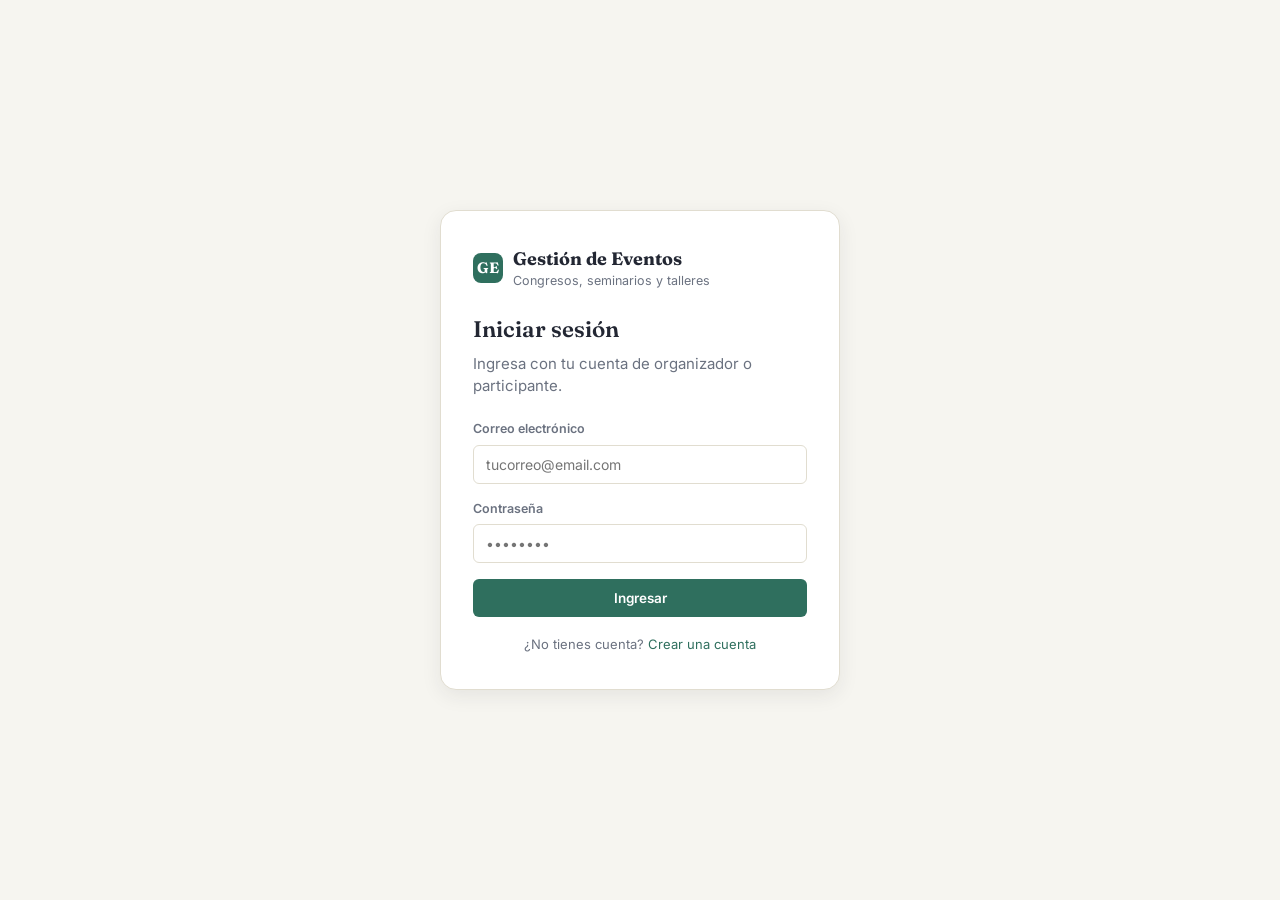
<file: Frontend/index.html>
<!DOCTYPE html>
<html lang="es">
<head>
<meta charset="UTF-8">
<title>Gestión de Eventos</title>
<meta name="viewport" content="width=device-width, initial-scale=1.0">
<link rel="stylesheet" href="css/style.css">
</head>
<body>

<div class="auth-shell">
  <div class="auth-card text-center">
    <div class="auth-brand" style="justify-content:center;">
      <span class="brand-mark">GE</span>
    </div>
    <h2 class="mt-0">Gestión de Eventos</h2>
    <p>Cargando…</p>
  </div>
</div>

<script src="js/api.js"></script>
<script>
  const usuario = Sesion.obtener();
  if (usuario) {
    window.location.href = usuario.rol === "organizador" ? "dashboard.html" : "participante.html";
  } else {
    window.location.href = "login.html";
  }
</script>
</body>
</html>
</file>
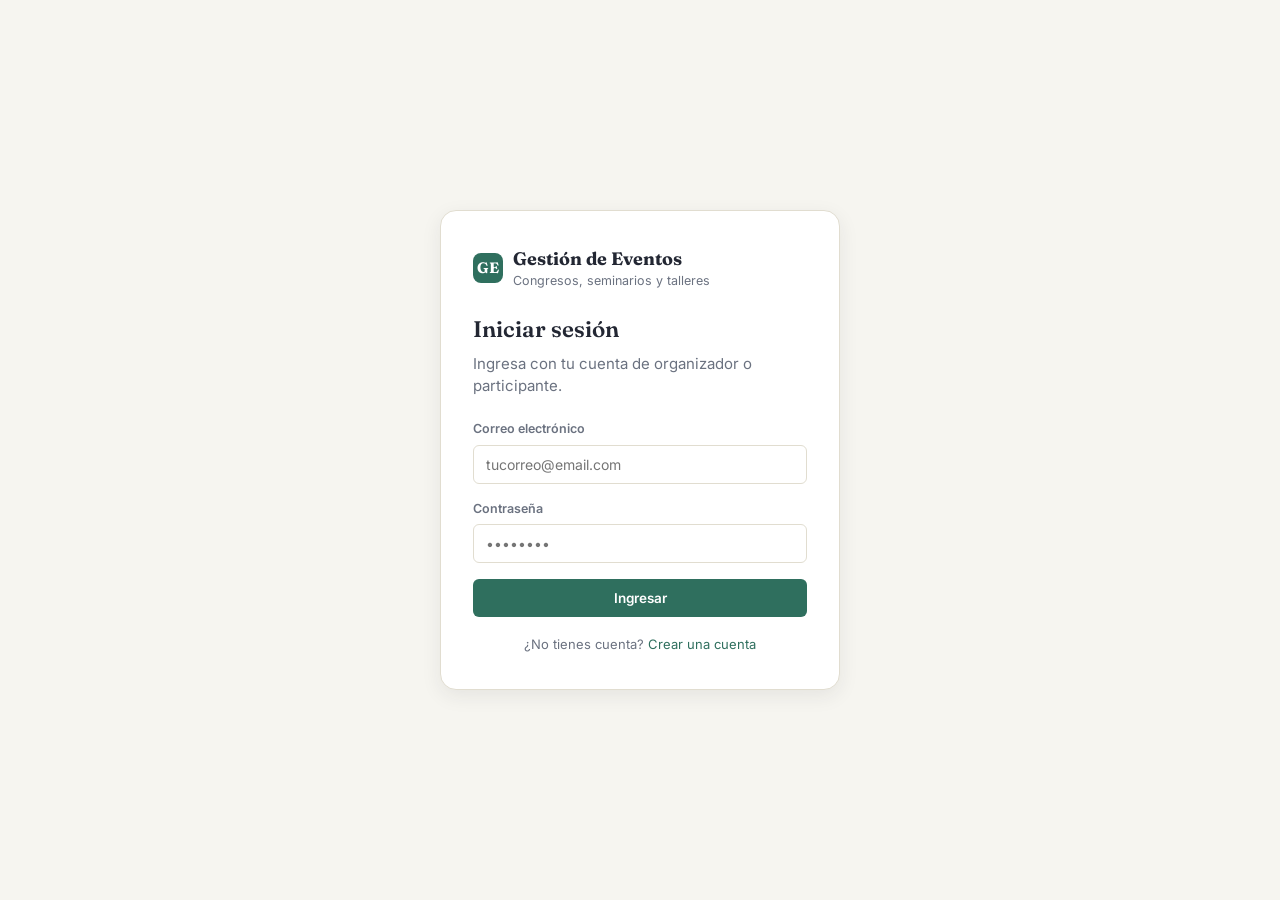
<file: Frontend/conferencistas.html>
<!DOCTYPE html>
<html lang="es">
<head>
<meta charset="UTF-8">
<title>Conferencistas · Gestión de Eventos</title>
<meta name="viewport" content="width=device-width, initial-scale=1.0">
<link rel="stylesheet" href="css/style.css">
</head>
<body>

<nav class="navbar">
  <div class="navbar-inner">
    <div class="brand"><span class="brand-mark">GE</span> Gestión de Eventos</div>
    <div class="nav-links">
      <a href="dashboard.html">Dashboard</a>
      <a href="eventos.html">Eventos</a>
      <a href="conferencistas.html" class="active">Conferencistas</a>
      <a href="inscripcion.html">Inscripciones</a>
    </div>
    <div class="nav-user">
      <span id="nombreUsuario">—</span>
      <button class="btn-logout" onclick="Sesion.cerrar()">Salir</button>
    </div>
  </div>
</nav>

<div class="page">
  <div class="page-header">
    <div>
      <div class="eyebrow">Organización</div>
      <h1>Conferencistas</h1>
      <p>Asocia expositores a un evento específico.</p>
    </div>
    <div class="field" style="min-width:280px; margin-bottom:0;">
      <label for="selectorEvento">Evento</label>
      <select id="selectorEvento"></select>
    </div>
  </div>

  <div class="grid-2">
    <div class="card">
      <div class="card-title">
        <h3 id="tituloFormConferencista">Nuevo conferencista</h3>
        <a href="#" id="cancelarEdicionConferencista" class="hint" style="display:none;">Cancelar edición</a>
      </div>
      <div class="form-error" id="errorConferencista"></div>
      <form id="formConferencista">
        <input type="hidden" id="conferencista_id_editar" value="">
        <div class="field">
          <label for="nombre">Nombre completo</label>
          <input type="text" id="nombre" placeholder="Dra. Elena Ruiz" required>
        </div>
        <div class="field">
          <label for="email">Correo (opcional)</label>
          <input type="email" id="email" placeholder="elena.ruiz@tech.com">
        </div>
        <div class="field">
          <label for="bio">Biografía breve</label>
          <textarea id="bio" placeholder="Experta en IA y Machine Learning"></textarea>
        </div>
        <button type="submit" class="btn btn-primary btn-block" id="btnCrearConferencista">Agregar conferencista</button>
      </form>
    </div>

    <div class="card">
      <div class="card-title">
        <h3>Conferencistas del evento</h3>
        <button class="btn btn-outline btn-sm" onclick="cargarConferencistas()">Actualizar</button>
      </div>
      <table>
        <thead>
          <tr><th>Nombre</th><th>Contacto</th><th>Bio</th><th></th></tr>
        </thead>
        <tbody id="tablaConferencistas">
          <tr><td colspan="4" class="empty-state">Selecciona un evento para ver sus conferencistas.</td></tr>
        </tbody>
      </table>
    </div>
  </div>
</div>

<script src="js/api.js"></script>
<script>
  Sesion.requerirOrganizador();
  pintarUsuarioNavbar();

  const selectorEvento = document.getElementById("selectorEvento");
  const tablaConferencistas = document.getElementById("tablaConferencistas");
  const formConferencista = document.getElementById("formConferencista");
  const errorConferencista = document.getElementById("errorConferencista");
  const btnCrearConferencista = document.getElementById("btnCrearConferencista");
  const tituloFormConferencista = document.getElementById("tituloFormConferencista");
  const cancelarEdicionConfLink = document.getElementById("cancelarEdicionConferencista");
  const conferencistaIdEditar = document.getElementById("conferencista_id_editar");

  const parametros = new URLSearchParams(window.location.search);
  const eventoPreseleccionado = parametros.get("evento_id");

  let conferencistasCache = [];
  let modoEdicionConf = false;

  async function cargarSelectorEventos() {
    try {
      const eventos = await EventosAPI.listar();
      selectorEvento.innerHTML = eventos
        .map((ev) => `<option value="${ev.id}">${escaparHTML(ev.nombre)}</option>`)
        .join("");
      if (eventoPreseleccionado) selectorEvento.value = eventoPreseleccionado;
      if (selectorEvento.value) cargarConferencistas();
    } catch (err) {
      selectorEvento.innerHTML = `<option>Sin eventos disponibles</option>`;
    }
  }

  selectorEvento.addEventListener("change", () => { cancelarEdicionConf(); cargarConferencistas(); });

  formConferencista.addEventListener("submit", async (evento) => {
    evento.preventDefault();
    errorConferencista.classList.remove("visible");

    const evento_id = selectorEvento.value;
    if (!evento_id) {
      errorConferencista.textContent = "Primero selecciona un evento.";
      errorConferencista.classList.add("visible");
      return;
    }

    btnCrearConferencista.disabled = true;
    btnCrearConferencista.textContent = modoEdicionConf ? "Guardando…" : "Agregando…";

    const payload = {
      nombre: document.getElementById("nombre").value.trim(),
      email: document.getElementById("email").value.trim(),
      bio: document.getElementById("bio").value.trim(),
      evento_id,
    };

    try {
      let resultado;
      if (modoEdicionConf) {
        payload.id = parseInt(conferencistaIdEditar.value, 10);
        resultado = await ConferencistasAPI.editar(payload);
      } else {
        resultado = await ConferencistasAPI.crear(payload);
      }
      if (resultado.status === "ok" || resultado.id) {
        mostrarToast(modoEdicionConf ? "Conferencista actualizado" : "Conferencista agregado", "success");
        cancelarEdicionConf();
        cargarConferencistas();
      } else {
        throw new Error(resultado.mensaje || "No se pudo guardar el conferencista");
      }
    } catch (err) {
      errorConferencista.textContent = err.message;
      errorConferencista.classList.add("visible");
    } finally {
      btnCrearConferencista.disabled = false;
      btnCrearConferencista.textContent = modoEdicionConf ? "Guardar cambios" : "Agregar conferencista";
    }
  });

  async function cargarConferencistas() {
    const evento_id = selectorEvento.value;
    if (!evento_id) return;

    tablaConferencistas.innerHTML = `<tr><td colspan="4" class="empty-state">Cargando…</td></tr>`;
    try {
      const conferencistas = await ConferencistasAPI.listarPorEvento(evento_id);
      conferencistasCache = conferencistas;
      if (!conferencistas || conferencistas.length === 0) {
        tablaConferencistas.innerHTML = `<tr><td colspan="4" class="empty-state">Este evento aún no tiene conferencistas.</td></tr>`;
        return;
      }
      tablaConferencistas.innerHTML = conferencistas.map((c) => `
        <tr>
          <td style="font-weight:600;">${escaparHTML(c.nombre)}</td>
          <td>${escaparHTML(c.email || "—")}</td>
          <td class="hint">${escaparHTML(c.bio || "—")}</td>
          <td class="table-actions">
            <button class="btn btn-outline btn-sm btn-editar-conf" data-id="${c.id}">Editar</button>
            <button class="btn btn-outline btn-sm btn-eliminar-conf" data-id="${c.id}" style="color:var(--color-danger); border-color:var(--color-danger);">Eliminar</button>
          </td>
        </tr>`).join("");
    } catch (err) {
      tablaConferencistas.innerHTML = `<tr><td colspan="4" class="empty-state">${err.message}</td></tr>`;
    }
  }

  tablaConferencistas.addEventListener("click", (evento) => {
    const btnEditar = evento.target.closest(".btn-editar-conf");
    const btnEliminar = evento.target.closest(".btn-eliminar-conf");
    if (btnEditar) iniciarEdicionConf(btnEditar.dataset.id);
    if (btnEliminar) eliminarConferencista(btnEliminar.dataset.id);
  });

  function iniciarEdicionConf(id) {
    const c = conferencistasCache.find((x) => String(x.id) === String(id));
    if (!c) return;
    modoEdicionConf = true;
    conferencistaIdEditar.value = c.id;
    document.getElementById("nombre").value = c.nombre || "";
    document.getElementById("email").value = c.email || "";
    document.getElementById("bio").value = c.bio || "";
    tituloFormConferencista.textContent = "Editar conferencista";
    btnCrearConferencista.textContent = "Guardar cambios";
    cancelarEdicionConfLink.style.display = "inline";
    window.scrollTo({ top: 0, behavior: "smooth" });
  }

  cancelarEdicionConfLink.addEventListener("click", (evento) => {
    evento.preventDefault();
    cancelarEdicionConf();
  });

  function cancelarEdicionConf() {
    modoEdicionConf = false;
    formConferencista.reset();
    conferencistaIdEditar.value = "";
    tituloFormConferencista.textContent = "Nuevo conferencista";
    btnCrearConferencista.textContent = "Agregar conferencista";
    cancelarEdicionConfLink.style.display = "none";
  }

  async function eliminarConferencista(id) {
    const c = conferencistasCache.find((x) => String(x.id) === String(id));
    const confirmado = await confirmarAccion(
      `¿Seguro que deseas eliminar a "${c ? c.nombre : id}" de la lista de conferencistas?`,
      "Sí, eliminar"
    );
    if (!confirmado) return;

    try {
      const resultado = await ConferencistasAPI.eliminar(id);
      if (resultado.status === "success") {
        mostrarToast(resultado.mensaje, "success");
        if (modoEdicionConf && conferencistaIdEditar.value == id) cancelarEdicionConf();
        cargarConferencistas();
      } else {
        throw new Error(resultado.mensaje || "No se pudo eliminar el conferencista");
      }
    } catch (err) {
      mostrarToast(err.message, "error");
    }
  }

  function escaparHTML(texto) {
    const div = document.createElement("div");
    div.textContent = texto ?? "";
    return div.innerHTML;
  }

  cargarSelectorEventos();
</script>
</body>
</html>
</file>
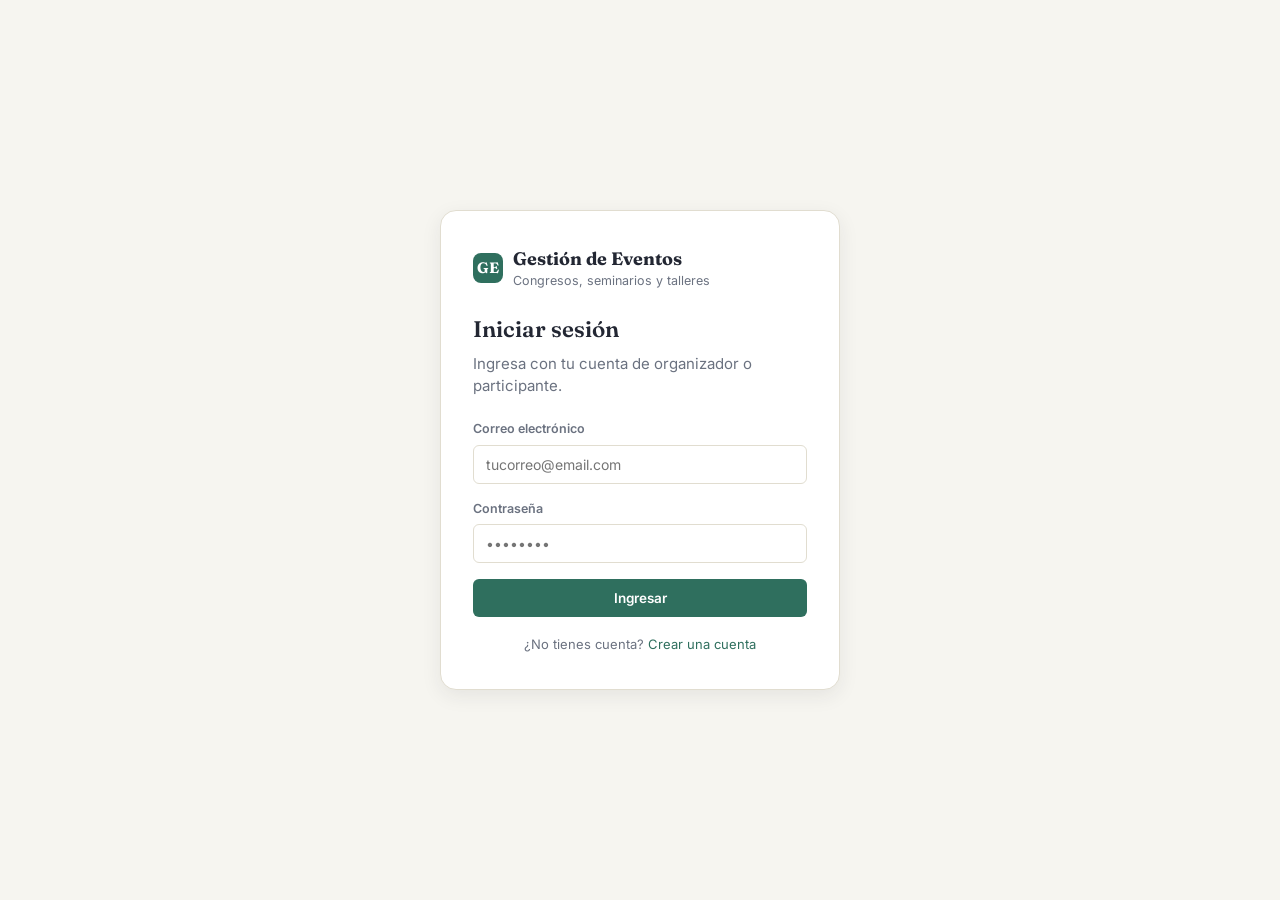
<file: Frontend/eventos.html>
<!DOCTYPE html>
<html lang="es">
<head>
<meta charset="UTF-8">
<title>Eventos · Gestión de Eventos</title>
<meta name="viewport" content="width=device-width, initial-scale=1.0">
<link rel="stylesheet" href="css/style.css">
</head>
<body>

<nav class="navbar">
  <div class="navbar-inner">
    <div class="brand"><span class="brand-mark">GE</span> Gestión de Eventos</div>
    <div class="nav-links">
      <a href="dashboard.html">Dashboard</a>
      <a href="eventos.html" class="active">Eventos</a>
      <a href="conferencistas.html">Conferencistas</a>
      <a href="inscripcion.html">Inscripciones</a>
    </div>
    <div class="nav-user">
      <span id="nombreUsuario">—</span>
      <button class="btn-logout" onclick="Sesion.cerrar()">Salir</button>
    </div>
  </div>
</nav>

<div class="page">
  <div class="page-header">
    <div>
      <div class="eyebrow">Organización</div>
      <h1>Eventos</h1>
      <p>Crea congresos, seminarios o talleres y controla su cupo disponible.</p>
    </div>
  </div>

  <div class="grid-2">
    <div class="card">
      <div class="card-title">
        <h3 id="tituloFormEvento">Nuevo evento</h3>
        <a href="#" id="cancelarEdicionEvento" class="hint" style="display:none;">Cancelar edición</a>
      </div>
      <div class="form-error" id="errorEvento"></div>
      <form id="formEvento">
        <input type="hidden" id="evento_id_editar" value="">
        <div class="field">
          <label for="nombre">Nombre del evento</label>
          <input type="text" id="nombre" placeholder="Congreso de Tecnología 2026" required>
        </div>
        <div class="field">
          <label for="descripcion">Descripción</label>
          <textarea id="descripcion" placeholder="Breve descripción del evento"></textarea>
        </div>
        <div class="field-row">
          <div class="field">
            <label for="cupo_total">Cupo total</label>
            <input type="number" id="cupo_total" min="1" step="1" placeholder="50" required>
          </div>
          <div class="field">
            <label for="fecha">Fecha y hora</label>
            <input type="datetime-local" id="fecha" required>
          </div>
        </div>
        <button type="submit" class="btn btn-primary btn-block" id="btnCrearEvento">Crear evento</button>
      </form>
    </div>

    <div class="card">
      <div class="card-title">
        <h3>Eventos registrados</h3>
        <button class="btn btn-outline btn-sm" onclick="cargarEventos()">Actualizar</button>
      </div>
      <table>
        <thead>
          <tr>
            <th>Evento</th>
            <th>Fecha</th>
            <th>Ocupación</th>
            <th></th>
          </tr>
        </thead>
        <tbody id="tablaEventos">
          <tr><td colspan="4" class="empty-state">Cargando eventos…</td></tr>
        </tbody>
      </table>
    </div>
  </div>
</div>

<script src="js/api.js"></script>
<script>
  Sesion.requerirOrganizador();
  pintarUsuarioNavbar();

  const formEvento = document.getElementById("formEvento");
  const errorEvento = document.getElementById("errorEvento");
  const btnCrearEvento = document.getElementById("btnCrearEvento");
  const tablaEventos = document.getElementById("tablaEventos");
  const tituloFormEvento = document.getElementById("tituloFormEvento");
  const cancelarEdicionEventoLink = document.getElementById("cancelarEdicionEvento");
  const eventoIdEditar = document.getElementById("evento_id_editar");

  let eventosCache = [];
  let modoEdicion = false;

  formEvento.addEventListener("submit", async (evento) => {
    evento.preventDefault();
    errorEvento.classList.remove("visible");
    btnCrearEvento.disabled = true;
    btnCrearEvento.textContent = modoEdicion ? "Guardando…" : "Creando…";

    const payload = {
      nombre: document.getElementById("nombre").value.trim(),
      descripcion: document.getElementById("descripcion").value.trim(),
      cupo_total: parseInt(document.getElementById("cupo_total").value, 10),
      fecha: document.getElementById("fecha").value.replace("T", " ") + ":00",
    };

    try {
      let resultado;
      if (modoEdicion) {
        payload.id = parseInt(eventoIdEditar.value, 10);
        resultado = await EventosAPI.editar(payload);
      } else {
        resultado = await EventosAPI.crear(payload);
      }
      if (resultado.status === "ok") {
        mostrarToast(modoEdicion ? "Evento actualizado correctamente" : "Evento creado correctamente", "success");
        cancelarEdicion();
        cargarEventos();
      } else {
        throw new Error(resultado.mensaje || "No se pudo guardar el evento");
      }
    } catch (err) {
      errorEvento.textContent = err.message;
      errorEvento.classList.add("visible");
    } finally {
      btnCrearEvento.disabled = false;
      btnCrearEvento.textContent = modoEdicion ? "Guardar cambios" : "Crear evento";
    }
  });

  function claseCupo(porcentaje) {
    if (porcentaje >= 100) return "lleno";
    if (porcentaje >= 75) return "alto";
    return "";
  }

  async function cargarEventos() {
    tablaEventos.innerHTML = `<tr><td colspan="4" class="empty-state">Cargando eventos…</td></tr>`;
    try {
      const eventos = await EventosAPI.listar();
      eventosCache = eventos;
      if (!eventos || eventos.length === 0) {
        tablaEventos.innerHTML = `<tr><td colspan="4" class="empty-state">Aún no hay eventos registrados.</td></tr>`;
        return;
      }

      tablaEventos.innerHTML = eventos.map((ev) => {
        const porcentaje = ev.cupo_total > 0 ? Math.round((ev.cupo_ocupado / ev.cupo_total) * 100) : 0;
        const fecha = ev.fecha ? new Date(ev.fecha.replace(" ", "T")).toLocaleString("es-ES", { dateStyle: "medium", timeStyle: "short" }) : "—";
        return `
          <tr>
            <td>
              <div style="font-weight:600;">${escaparHTML(ev.nombre)}</div>
              <div class="hint">${ev.cupo_ocupado}/${ev.cupo_total} inscritos</div>
            </td>
            <td>${fecha}</td>
            <td style="min-width:140px;">
              <div class="cupo-bar"><div class="cupo-bar-fill ${claseCupo(porcentaje)}" style="width:${Math.min(porcentaje,100)}%"></div></div>
              <div class="hint">${porcentaje}% ocupado</div>
            </td>
            <td class="table-actions">
              <a class="btn btn-outline btn-sm" href="conferencistas.html?evento_id=${ev.id}">Conferencistas</a>
              <a class="btn btn-outline btn-sm" href="inscripcion.html?evento_id=${ev.id}">Inscribir</a>
              <button class="btn btn-outline btn-sm btn-editar-evento" data-id="${ev.id}">Editar</button>
              <button class="btn btn-outline btn-sm btn-eliminar-evento" data-id="${ev.id}" style="color:var(--color-danger); border-color:var(--color-danger);">Eliminar</button>
            </td>
          </tr>`;
      }).join("");
    } catch (err) {
      tablaEventos.innerHTML = `<tr><td colspan="4" class="empty-state">${err.message}</td></tr>`;
    }
  }

  tablaEventos.addEventListener("click", (evento) => {
    const btnEditar = evento.target.closest(".btn-editar-evento");
    const btnEliminar = evento.target.closest(".btn-eliminar-evento");
    if (btnEditar) iniciarEdicion(btnEditar.dataset.id);
    if (btnEliminar) eliminarEvento(btnEliminar.dataset.id);
  });

  function iniciarEdicion(id) {
    const ev = eventosCache.find((e) => String(e.id) === String(id));
    if (!ev) return;
    modoEdicion = true;

    eventoIdEditar.value = ev.id;
    document.getElementById("nombre").value = ev.nombre || "";
    document.getElementById("descripcion").value = ev.descripcion || "";
    document.getElementById("cupo_total").value = ev.cupo_total ?? "";
    document.getElementById("fecha").value = ev.fecha ? ev.fecha.replace(" ", "T").slice(0, 16) : "";

    tituloFormEvento.textContent = "Editar evento";
    btnCrearEvento.textContent = "Guardar cambios";
    cancelarEdicionEventoLink.style.display = "inline";
    window.scrollTo({ top: 0, behavior: "smooth" });
  }

  cancelarEdicionEventoLink.addEventListener("click", (evento) => {
    evento.preventDefault();
    cancelarEdicion();
  });

  function cancelarEdicion() {
    modoEdicion = false;
    formEvento.reset();
    eventoIdEditar.value = "";
    tituloFormEvento.textContent = "Nuevo evento";
    btnCrearEvento.textContent = "Crear evento";
    cancelarEdicionEventoLink.style.display = "none";
  }

  async function eliminarEvento(id) {
    const ev = eventosCache.find((e) => String(e.id) === String(id));
    const confirmado = await confirmarAccion(
      `¿Seguro que deseas eliminar el evento "${ev ? ev.nombre : id}"? También se eliminarán sus conferencistas e inscripciones.`,
      "Sí, eliminar"
    );
    if (!confirmado) return;

    try {
      const resultado = await EventosAPI.eliminar(id);
      if (resultado.status === "success") {
        mostrarToast(resultado.mensaje, "success");
        if (modoEdicion && eventoIdEditar.value == id) cancelarEdicion();
        cargarEventos();
      } else {
        throw new Error(resultado.mensaje || "No se pudo eliminar el evento");
      }
    } catch (err) {
      mostrarToast(err.message, "error");
    }
  }

  function escaparHTML(texto) {
    const div = document.createElement("div");
    div.textContent = texto ?? "";
    return div.innerHTML;
  }

  cargarEventos();
</script>
</body>
</html>
</file>
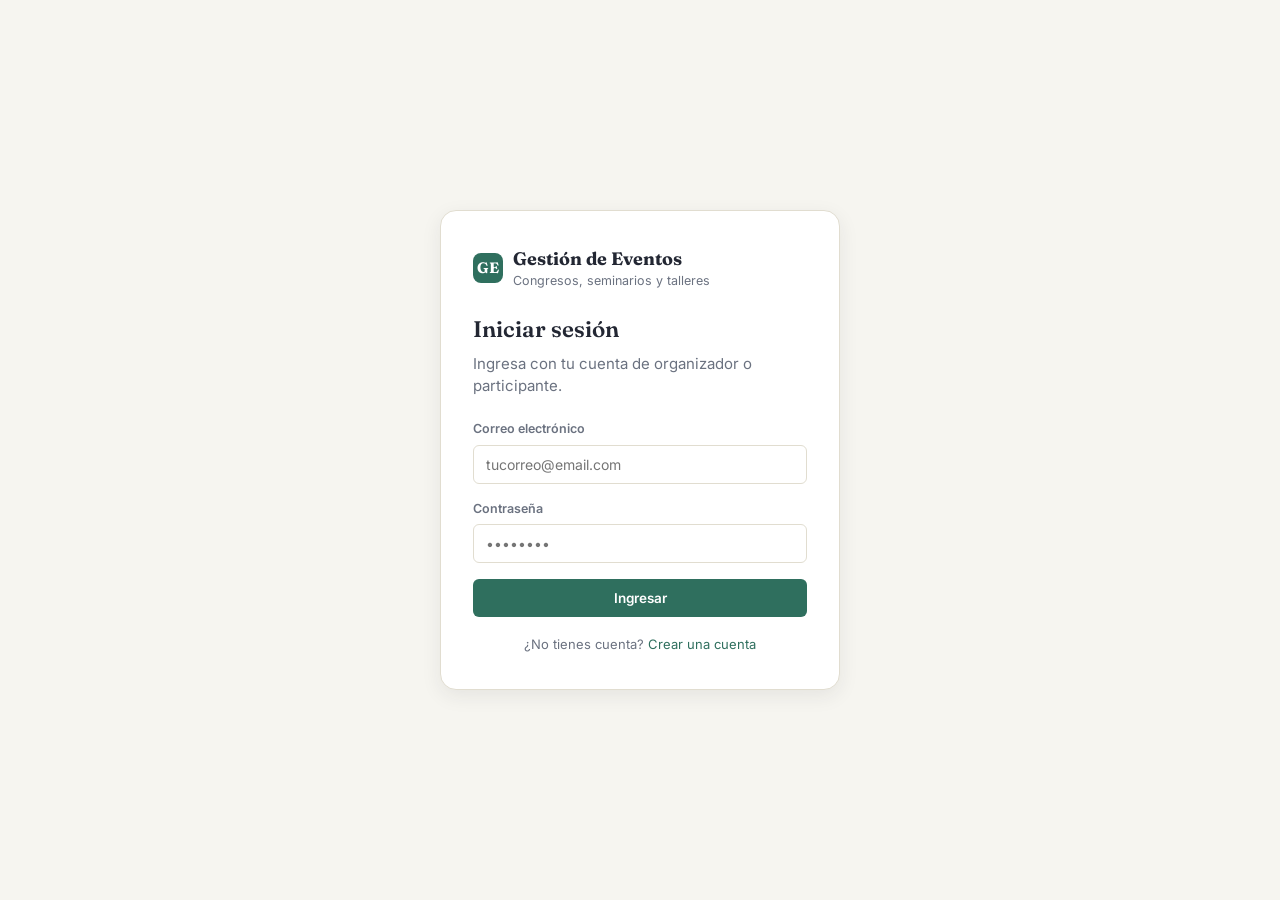
<file: Frontend/inscripcion.html>
<!DOCTYPE html>
<html lang="es">
<head>
<meta charset="UTF-8">
<title>Inscripciones · Gestión de Eventos</title>
<meta name="viewport" content="width=device-width, initial-scale=1.0">
<link rel="stylesheet" href="css/style.css">
</head>
<body>

<nav class="navbar">
  <div class="navbar-inner">
    <div class="brand"><span class="brand-mark">GE</span> Gestión de Eventos</div>
    <div class="nav-links">
      <a href="dashboard.html">Dashboard</a>
      <a href="eventos.html">Eventos</a>
      <a href="conferencistas.html">Conferencistas</a>
      <a href="inscripcion.html" class="active">Inscripciones</a>
    </div>
    <div class="nav-user">
      <span id="nombreUsuario">—</span>
      <button class="btn-logout" onclick="Sesion.cerrar()">Salir</button>
    </div>
  </div>
</nav>

<div class="page">
  <div class="page-header">
    <div>
      <div class="eyebrow">Participantes</div>
      <h1>Inscripciones</h1>
      <p>Inscribe participantes a un evento y gestiona asistencia y acreditación por código.</p>
    </div>
    <a class="btn btn-outline" id="btnVerLista" href="lista-inscritos.html">Ver lista de inscritos</a>
  </div>

  <div class="grid-2">
    <div class="card">
      <div class="card-title"><h3>Inscribir participante</h3></div>
      <div class="form-error" id="errorInscripcion"></div>
      <form id="formInscripcion">
        <div class="field">
          <label for="selectorEvento">Evento</label>
          <select id="selectorEvento" required></select>
        </div>
        <div class="field">
          <label for="participante_id">ID o código del participante</label>
          <input type="text" id="participante_id" placeholder="Ej. 2 ó PAR-4F2A1" required>
          <div class="hint">El participante debe existir previamente en la tabla de usuarios. Las inscripciones cierran 48 horas antes del evento.</div>
        </div>
        <button type="submit" class="btn btn-primary btn-block" id="btnInscribir">Inscribir</button>
      </form>
    </div>

    <div class="card card-credential">
      <div class="card-title"><h3>Módulos de gestión</h3></div>
      <p>Usa el código del participante (ej. <strong>PAR-4F2A1</strong>) en el evento
      seleccionado arriba para registrar asistencia o generar su acreditación.</p>

      <div style="display:flex; gap:12px; flex-wrap:wrap;">
        <button class="btn btn-outline" onclick="abrirModal('modalAsistencia')">
          ✓ Registrar asistencia
        </button>
        <button class="btn btn-accent" onclick="abrirModal('modalAcreditacion')">
          ★ Generar acreditación
        </button>
      </div>

      <div class="card" style="margin-top:20px; background:var(--color-surface-alt); box-shadow:none;">
        <div class="hint">
          <strong>Último resultado:</strong>
          <div id="ultimoResultado">Aún no se ha ejecutado ninguna acción.</div>
        </div>
      </div>
    </div>
  </div>
</div>

<div class="modal-overlay" id="overlayAsistencia">
  <div class="modal card-credential">
    <div class="modal-header">
      <div>
        <div class="eyebrow">Módulo</div>
        <h3 class="mb-0">Control de asistencia</h3>
      </div>
      <button class="modal-close" onclick="cerrarModal('modalAsistencia')">&times;</button>
    </div>
    <div class="modal-body">
      <p class="hint" style="margin-bottom:16px;">Evento: <strong id="asistenciaEventoNombre">—</strong></p>
      <div class="form-error" id="errorAsistencia"></div>
      <form id="formAsistencia">
        <div class="field">
          <label for="asistencia_codigo">Código o ID del participante</label>
          <input type="text" id="asistencia_codigo" placeholder="Ej. PAR-4F2A1" required>
        </div>
        <div class="field">
          <label for="asistencia_presente">¿El participante se presentó?</label>
          <select id="asistencia_presente" required>
            <option value="1">Sí, presente</option>
            <option value="0">No asistió</option>
          </select>
        </div>
        <button type="submit" class="btn btn-primary btn-block">Registrar asistencia</button>
      </form>
    </div>
  </div>
</div>

<div class="modal-overlay" id="overlayAcreditacion">
  <div class="modal card-credential">
    <div class="modal-header">
      <div>
        <div class="eyebrow">Módulo</div>
        <h3 class="mb-0">Generar acreditación digital</h3>
      </div>
      <button class="modal-close" onclick="cerrarModal('modalAcreditacion')">&times;</button>
    </div>
    <div class="modal-body">
      <p class="hint" style="margin-bottom:16px;">Evento: <strong id="acreditacionEventoNombre">—</strong></p>
      <div class="form-error" id="errorAcreditacion"></div>
      <form id="formAcreditacion">
        <div class="field">
          <label for="acreditacion_participante">Código o ID del participante</label>
          <input type="text" id="acreditacion_participante" placeholder="Ej. PAR-4F2A1" required>
        </div>
        <div class="field">
          <label for="acreditacion_codigo_unico">Código único (opcional)</label>
          <input type="text" id="acreditacion_codigo_unico" placeholder="Se genera automáticamente si lo dejas vacío">
        </div>
        <button type="submit" class="btn btn-accent btn-block">Generar acreditación digital</button>
      </form>
    </div>
  </div>
</div>

<script src="js/api.js"></script>
<script>
  Sesion.requerirOrganizador();
  pintarUsuarioNavbar();

  const selectorEvento = document.getElementById("selectorEvento");
  const parametros = new URLSearchParams(window.location.search);
  const eventoPreseleccionado = parametros.get("evento_id");
  const ultimoResultado = document.getElementById("ultimoResultado");

  async function cargarSelectorEventos() {
    try {
      const eventos = await EventosAPI.listar();
      selectorEvento.innerHTML = eventos
        .map((ev) => `<option value="${ev.id}">${escaparHTML(ev.nombre)}</option>`)
        .join("");
      if (eventoPreseleccionado) selectorEvento.value = eventoPreseleccionado;
      actualizarLinkLista();
      actualizarNombreEventoModales();
    } catch (err) {
      selectorEvento.innerHTML = `<option>Sin eventos disponibles</option>`;
    }
  }

  function actualizarLinkLista() {
    if (selectorEvento.value) {
      document.getElementById("btnVerLista").href = `lista-inscritos.html?evento_id=${selectorEvento.value}`;
    }
  }

  function actualizarNombreEventoModales() {
    const texto = selectorEvento.selectedOptions[0] ? selectorEvento.selectedOptions[0].textContent : "—";
    document.getElementById("asistenciaEventoNombre").textContent = texto;
    document.getElementById("acreditacionEventoNombre").textContent = texto;
  }

  selectorEvento.addEventListener("change", () => {
    actualizarLinkLista();
    actualizarNombreEventoModales();
  });

  document.getElementById("formInscripcion").addEventListener("submit", async (evento) => {
    evento.preventDefault();
    const errorBox = document.getElementById("errorInscripcion");
    errorBox.classList.remove("visible");

    const evento_id = selectorEvento.value;
    const valorParticipante = document.getElementById("participante_id").value.trim();

    const confirmado = await confirmarAccion(
      `¿Confirmas inscribir al participante "${valorParticipante}" en este evento?`,
      "Sí, inscribir"
    );
    if (!confirmado) return;

    try {
      const resultado = await EventosAPI.inscribir(evento_id, valorParticipante);
      if (resultado.status === "success") {
        mostrarToast(resultado.mensaje, "success");
        ultimoResultado.textContent = resultado.mensaje;
        document.getElementById("formInscripcion").reset();
        selectorEvento.value = evento_id;
      } else {
        throw new Error(resultado.mensaje || "No se pudo inscribir al participante");
      }
    } catch (err) {
      errorBox.textContent = err.message;
      errorBox.classList.add("visible");
    }
  });

  document.getElementById("formAsistencia").addEventListener("submit", async (evento) => {
    evento.preventDefault();
    const errorBox = document.getElementById("errorAsistencia");
    errorBox.classList.remove("visible");

    const evento_id = selectorEvento.value;
    if (!evento_id) {
      errorBox.textContent = "Primero selecciona un evento arriba.";
      errorBox.classList.add("visible");
      return;
    }

    const codigo = document.getElementById("asistencia_codigo").value.trim();
    const presente = parseInt(document.getElementById("asistencia_presente").value, 10);

    try {
      const resultado = await EventosAPI.registrarAsistencia(evento_id, codigo, presente);
      if (resultado.status === "success") {
        mostrarToast(resultado.mensaje, "success");
        ultimoResultado.textContent = resultado.mensaje;
        cerrarModal("modalAsistencia");
        document.getElementById("formAsistencia").reset();
      } else {
        throw new Error(resultado.mensaje || "No se pudo registrar la asistencia");
      }
    } catch (err) {
      errorBox.textContent = err.message;
      errorBox.classList.add("visible");
    }
  });

  // --- Acreditación: autocompletado de código único al salir del campo del participante ---
  let codigoAcreditacionEditadoManualmente = false;

  document.getElementById("acreditacion_codigo_unico").addEventListener("input", () => {
    codigoAcreditacionEditadoManualmente = true;
  });

  document.getElementById("acreditacion_participante").addEventListener("blur", () => {
    if (codigoAcreditacionEditadoManualmente) return;
    const eventoId = selectorEvento.value;
    const participante = document.getElementById("acreditacion_participante").value.trim();
    if (!eventoId || !participante) return;

    const sufijo = participante.replace(/[^a-zA-Z0-9]/g, "").toUpperCase().slice(-6) || "PART";
    const aleatorio = Math.random().toString(36).slice(2, 6).toUpperCase();
    document.getElementById("acreditacion_codigo_unico").value = `ACR-${eventoId}-${sufijo}-${aleatorio}`;
  });

document.getElementById("formAcreditacion").addEventListener("submit", async (evento) => {
    evento.preventDefault();
    const errorBox = document.getElementById("errorAcreditacion");
    errorBox.classList.remove("visible");

    const evento_id = selectorEvento.value;
    if (!evento_id) {
      errorBox.textContent = "Primero selecciona un evento arriba.";
      errorBox.classList.add("visible");
      return;
    }

    const codigoParticipante = document.getElementById("acreditacion_participante").value.trim();
    const codigo_unico = document.getElementById("acreditacion_codigo_unico").value.trim();

    try {
      const resultado = await EventosAPI.generarAcreditacion({ evento_id, codigo: codigoParticipante, codigo_unico });
      if (resultado.codigo_unico) {
        mostrarToast("Acreditación digital generada: " + resultado.codigo_unico, "success");
        ultimoResultado.textContent = `Acreditación ${resultado.codigo_unico} generada correctamente.`;
        cerrarModal("modalAcreditacion");
        document.getElementById("formAcreditacion").reset();
      } else {
        throw new Error(resultado.mensaje || "No se pudo generar la acreditación");
      }
    } catch (err) {
      errorBox.textContent = err.message;
      errorBox.classList.add("visible");
    }
  });

  function abrirModal(id) {
    actualizarNombreEventoModales();
    document.getElementById("overlay" + id.replace("modal", "")).classList.add("abierto");
  }
  function cerrarModal(id) {
    document.getElementById("overlay" + id.replace("modal", "")).classList.remove("abierto");
  }
  document.querySelectorAll(".modal-overlay").forEach((overlay) => {
    overlay.addEventListener("click", (evento) => {
      if (evento.target === overlay) overlay.classList.remove("abierto");
    });
  });

  function escaparHTML(texto) {
    const div = document.createElement("div");
    div.textContent = texto ?? "";
    return div.innerHTML;
  }

  cargarSelectorEventos();
</script>
</body>
</html>
</file>
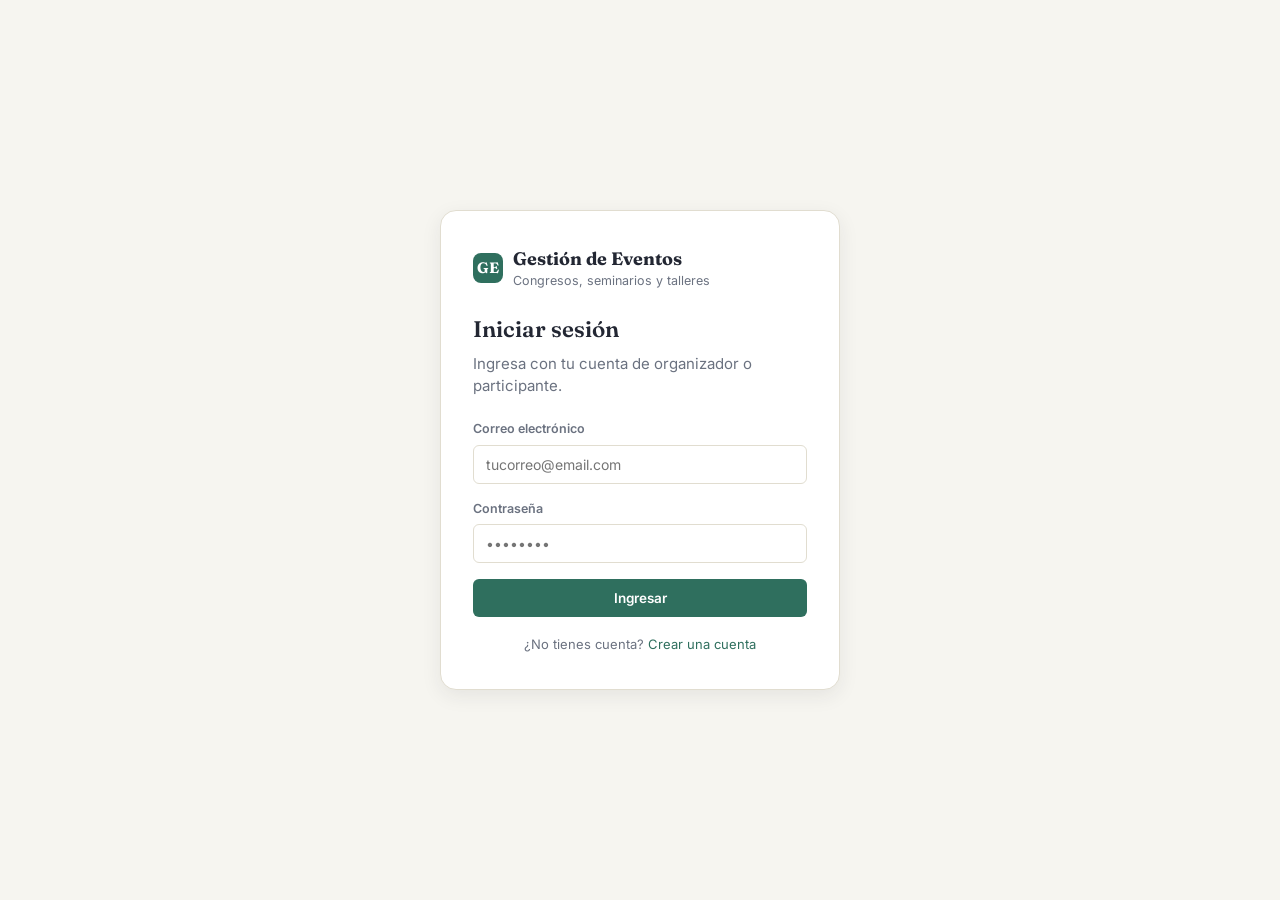
<file: Frontend/lista-inscritos.html>
<!DOCTYPE html>
<html lang="es">
<head>
<meta charset="UTF-8">
<title>Lista de inscritos · Gestión de Eventos</title>
<meta name="viewport" content="width=device-width, initial-scale=1.0">
<link rel="stylesheet" href="css/style.css">
</head>
<body>

<nav class="navbar">
  <div class="navbar-inner">
    <div class="brand"><span class="brand-mark">GE</span> Gestión de Eventos</div>
    <div class="nav-links">
      <a href="dashboard.html">Dashboard</a>
      <a href="eventos.html">Eventos</a>
      <a href="conferencistas.html">Conferencistas</a>
      <a href="inscripcion.html" class="active">Inscripciones</a>
    </div>
    <div class="nav-user">
      <span id="nombreUsuario">—</span>
      <button class="btn-logout" onclick="Sesion.cerrar()">Salir</button>
    </div>
  </div>
</nav>

<div class="page">
  <div class="page-header">
    <div>
      <div class="eyebrow">Organización</div>
      <h1>Lista de inscritos</h1>
      <p>Busca un evento y revisa quién asistió, quién no y genera acreditaciones.</p>
    </div>
    <a class="btn btn-outline" href="inscripcion.html">← Volver a inscripciones</a>
  </div>

  <div class="card" style="margin-bottom:20px;">
    <div class="card-title"><h3>Seleccionar evento</h3></div>
    <div class="field-row">
      <div class="field">
        <label for="buscarEvento">Buscar evento por nombre</label>
        <input type="text" id="buscarEvento" placeholder="Escribe para filtrar…">
      </div>
      <div class="field">
        <label for="selectorEvento">Evento</label>
        <select id="selectorEvento"></select>
      </div>
    </div>
  </div>

  <div class="card">
    <div class="card-title">
      <h3 id="tituloLista">Inscritos</h3>
      <div style="display:flex; gap:10px; align-items:center;">
        <input type="text" id="buscarParticipante" placeholder="Buscar por nombre o código…" style="padding:8px 10px; border:1px solid var(--color-border); border-radius:var(--radius-sm); font-size:13px;">
        <button class="btn btn-outline btn-sm" onclick="cargarInscritos()">Actualizar</button>
      </div>
    </div>

    <table>
      <thead>
        <tr>
          <th>Código</th>
          <th>Participante</th>
          <th>Correo</th>
          <th>Estado</th>
          <th>Acreditación</th>
          <th></th>
        </tr>
      </thead>
      <tbody id="tablaInscritos">
        <tr><td colspan="6" class="empty-state">Selecciona un evento para ver su lista de inscritos.</td></tr>
      </tbody>
    </table>
  </div>
</div>

<div class="modal-overlay" id="overlayAcreditar">
  <div class="modal card-credential">
    <div class="modal-header">
      <div>
        <div class="eyebrow">Módulo</div>
        <h3 class="mb-0">Generar acreditación digital</h3>
      </div>
      <button class="modal-close" onclick="cerrarModalAcreditar()">&times;</button>
    </div>
    <div class="modal-body">
      <p class="hint" style="margin-bottom:16px;">
        Participante: <strong id="acreditarNombre">—</strong><br>
        Inscripción #<span id="acreditarInscripcionId">—</span>
      </p>
      <div class="form-error" id="errorAcreditarModal"></div>
      <form id="formAcreditarModal">
        <div class="field">
          <label for="acreditarCodigo">Código único (opcional)</label>
          <input type="text" id="acreditarCodigo" placeholder="Se genera automáticamente si lo dejas vacío">
        </div>
        <button type="submit" class="btn btn-accent btn-block">Generar acreditación digital</button>
      </form>
    </div>
  </div>
</div>

<script src="js/api.js"></script>
<script>
  Sesion.requerirOrganizador();
  pintarUsuarioNavbar();

  const selectorEvento = document.getElementById("selectorEvento");
  const buscarEvento = document.getElementById("buscarEvento");
  const buscarParticipante = document.getElementById("buscarParticipante");
  const tablaInscritos = document.getElementById("tablaInscritos");
  const tituloLista = document.getElementById("tituloLista");

  const parametros = new URLSearchParams(window.location.search);
  const eventoPreseleccionado = parametros.get("evento_id");

  let eventosCache = [];
  let eventoActual = null;
  let inscritosCache = [];

  async function cargarSelectorEventos() {
    try {
      eventosCache = await EventosAPI.listar();
      pintarSelectorEventos(eventosCache);
      if (eventoPreseleccionado) selectorEvento.value = eventoPreseleccionado;
      if (selectorEvento.value) cargarInscritos();
    } catch (err) {
      selectorEvento.innerHTML = `<option>Sin eventos disponibles</option>`;
    }
  }

  function pintarSelectorEventos(lista) {
    if (lista.length === 0) {
      selectorEvento.innerHTML = `<option value="">Sin eventos disponibles</option>`;
      return;
    }
    const valorActual = selectorEvento.value;
    selectorEvento.innerHTML = lista.map((ev) => `<option value="${ev.id}">${escaparHTML(ev.nombre)}</option>`).join("");
    if (valorActual && lista.some((ev) => String(ev.id) === valorActual)) {
      selectorEvento.value = valorActual;
    }
  }

  buscarEvento.addEventListener("input", () => {
    const texto = buscarEvento.value.trim().toLowerCase();
    const filtrados = texto ? eventosCache.filter((ev) => ev.nombre.toLowerCase().includes(texto)) : eventosCache;
    pintarSelectorEventos(filtrados);
  });

  selectorEvento.addEventListener("change", cargarInscritos);
  buscarParticipante.addEventListener("input", pintarTablaFiltrada);

  async function cargarInscritos() {
    const evento_id = selectorEvento.value;
    if (!evento_id) return;

    tablaInscritos.innerHTML = `<tr><td colspan="6" class="empty-state">Cargando inscritos…</td></tr>`;
    try {
      inscritosCache = await EventosAPI.listarInscripciones(evento_id);
      if (inscritosCache.length > 0) {
        eventoActual = { nombre: inscritosCache[0].evento_nombre, fecha: inscritosCache[0].evento_fecha };
      } else {
        const ev = eventosCache.find((e) => String(e.id) === String(evento_id));
        eventoActual = ev ? { nombre: ev.nombre, fecha: ev.fecha } : null;
      }
      tituloLista.textContent = eventoActual ? `Inscritos · ${eventoActual.nombre}` : "Inscritos";
      pintarTablaFiltrada();
    } catch (err) {
      tablaInscritos.innerHTML = `<tr><td colspan="6" class="empty-state">${err.message}</td></tr>`;
    }
  }

  function eventoFinalizado() {
    if (!eventoActual || !eventoActual.fecha) return false;
    return new Date(eventoActual.fecha.replace(" ", "T")).getTime() < Date.now();
  }

  function estaPresente(insc) {
    return insc.presente === 1 || insc.presente === "1" || insc.presente === true;
  }

  function estadoFila(insc) {
    if (estaPresente(insc)) return { texto: "Asistió", badge: "badge-success" };
    if (eventoFinalizado()) return { texto: "No asistió", badge: "badge-danger" };
    return { texto: "Pendiente", badge: "badge-warning" };
  }

  function pintarTablaFiltrada() {
    const texto = buscarParticipante.value.trim().toLowerCase();
    const filtrados = texto
      ? inscritosCache.filter((i) =>
          i.participante_nombre.toLowerCase().includes(texto) ||
          String(i.participante_codigo || "").toLowerCase().includes(texto) ||
          String(i.inscripcion_id).includes(texto)
        )
      : inscritosCache;

    if (filtrados.length === 0) {
      tablaInscritos.innerHTML = `<tr><td colspan="6" class="empty-state">No hay inscritos que coincidan con la búsqueda.</td></tr>`;
      return;
    }

    tablaInscritos.innerHTML = filtrados.map((insc) => {
      const estado = estadoFila(insc);
      const yaAcreditado = !!insc.acreditacion_id;
      const puedeAcreditar = estaPresente(insc) && !yaAcreditado;

      let botonAcreditacion;
   if (yaAcreditado) {
        botonAcreditacion = `<button class="btn btn-outline btn-sm btn-ver-acreditacion" data-id="${insc.inscripcion_id}">✓ Ver acreditación</button>`;
      } else if (puedeAcreditar) {
        botonAcreditacion = `<button class="btn btn-accent btn-sm btn-acreditar" data-id="${insc.inscripcion_id}" data-nombre="${escaparHTML(insc.participante_nombre)}">★ Acreditar</button>`;
      } else {
        botonAcreditacion = `<button class="btn btn-outline btn-sm" disabled title="Solo se acredita a quienes asistieron">★ Acreditar</button>`;
      }

      return `
        <tr>
          <td><span class="codigo-tag">${escaparHTML(insc.participante_codigo || '—')}</span></td>
          <td style="font-weight:600;">${escaparHTML(insc.participante_nombre)}</td>
          <td class="hint">${escaparHTML(insc.participante_email || "—")}</td>
          <td><span class="badge ${estado.badge}">${estado.texto}</span></td>
          <td>${botonAcreditacion}</td>
          <td>
            <button class="btn btn-outline btn-sm btn-cancelar-insc" data-id="${insc.inscripcion_id}" data-nombre="${escaparHTML(insc.participante_nombre)}" style="color:var(--color-danger); border-color:var(--color-danger);">Cancelar</button>
          </td>
        </tr>`;
    }).join("");
  }

 tablaInscritos.addEventListener("click", (evento) => {
    const btnAcreditar = evento.target.closest(".btn-acreditar");
    const btnCancelar = evento.target.closest(".btn-cancelar-insc");
    const btnVer = evento.target.closest(".btn-ver-acreditacion");
    if (btnAcreditar) abrirModalAcreditar(btnAcreditar.dataset.id, btnAcreditar.dataset.nombre);
    if (btnCancelar) cancelarInscripcion(btnCancelar.dataset.id, btnCancelar.dataset.nombre);
    if (btnVer) verAcreditacion(btnVer.dataset.id);
  });

  function verAcreditacion(inscripcionId) {
    const insc = inscritosCache.find((i) => String(i.inscripcion_id) === String(inscripcionId));
    if (!insc) return;
    mostrarAcreditacionDigital({
      participanteNombre: insc.participante_nombre,
      participanteCodigo: insc.participante_codigo,
      eventoNombre: insc.evento_nombre,
      eventoFecha: insc.evento_fecha,
      codigoUnico: insc.codigo_unico,
      fechaEmision: insc.acreditacion_fecha_emision,
    });
  }
  async function cancelarInscripcion(inscripcion_id, nombre) {
    const confirmado = await confirmarAccion(
      `¿Cancelar la inscripción de "${nombre}"? Solo es posible si faltan más de 4 días para el evento.`,
      "Sí, cancelar"
    );
    if (!confirmado) return;

    try {
      const resultado = await EventosAPI.cancelarInscripcion(inscripcion_id);
      if (resultado.status === "success") {
        mostrarToast(resultado.mensaje, "success");
        cargarInscritos();
      } else {
        throw new Error(resultado.mensaje || "No se pudo cancelar la inscripción");
      }
    } catch (err) {
      mostrarToast(err.message, "error");
    }
  }

function abrirModalAcreditar(id, nombre) {
    document.getElementById("errorAcreditarModal").classList.remove("visible");
    document.getElementById("acreditarNombre").textContent = nombre;
    document.getElementById("acreditarInscripcionId").textContent = id;
    document.getElementById("formAcreditarModal").dataset.inscripcionId = id;
    document.getElementById("acreditarCodigo").value = "";
    document.getElementById("overlayAcreditar").classList.add("abierto");
  }

  function cerrarModalAcreditar() {
    document.getElementById("overlayAcreditar").classList.remove("abierto");
  }

  document.getElementById("overlayAcreditar").addEventListener("click", (evento) => {
    if (evento.target.id === "overlayAcreditar") cerrarModalAcreditar();
  });

 document.getElementById("formAcreditarModal").addEventListener("submit", async (evento) => {
    evento.preventDefault();
    const errorBox = document.getElementById("errorAcreditarModal");
    errorBox.classList.remove("visible");

    const inscripcion_id = parseInt(evento.target.dataset.inscripcionId, 10);
    const codigo_unico = document.getElementById("acreditarCodigo").value.trim();
    const nombreParticipante = document.getElementById("acreditarNombre").textContent;

    try {
      const resultado = await EventosAPI.generarAcreditacion({ inscripcion_id, codigo_unico });
      if (resultado.codigo_unico) {
        mostrarToast("Acreditación digital generada", "success");
        cerrarModalAcreditar();
        await cargarInscritos();
        mostrarAcreditacionDigital({
          participanteNombre: nombreParticipante,
          participanteCodigo: (inscritosCache.find(i => String(i.inscripcion_id) === String(inscripcion_id)) || {}).participante_codigo,
          eventoNombre: eventoActual ? eventoActual.nombre : "",
          eventoFecha: eventoActual ? eventoActual.fecha : null,
          codigoUnico: resultado.codigo_unico,
          fechaEmision: resultado.fecha_emision,
        });
      } else {
        throw new Error(resultado.mensaje || "No se pudo generar la acreditación");
      }
    } catch (err) {
      errorBox.textContent = err.message;
      errorBox.classList.add("visible");
    }
  });

  function escaparHTML(texto) {
    const div = document.createElement("div");
    div.textContent = texto ?? "";
    return div.innerHTML;
  }

  cargarSelectorEventos();
</script>
</body>
</html>
</file>
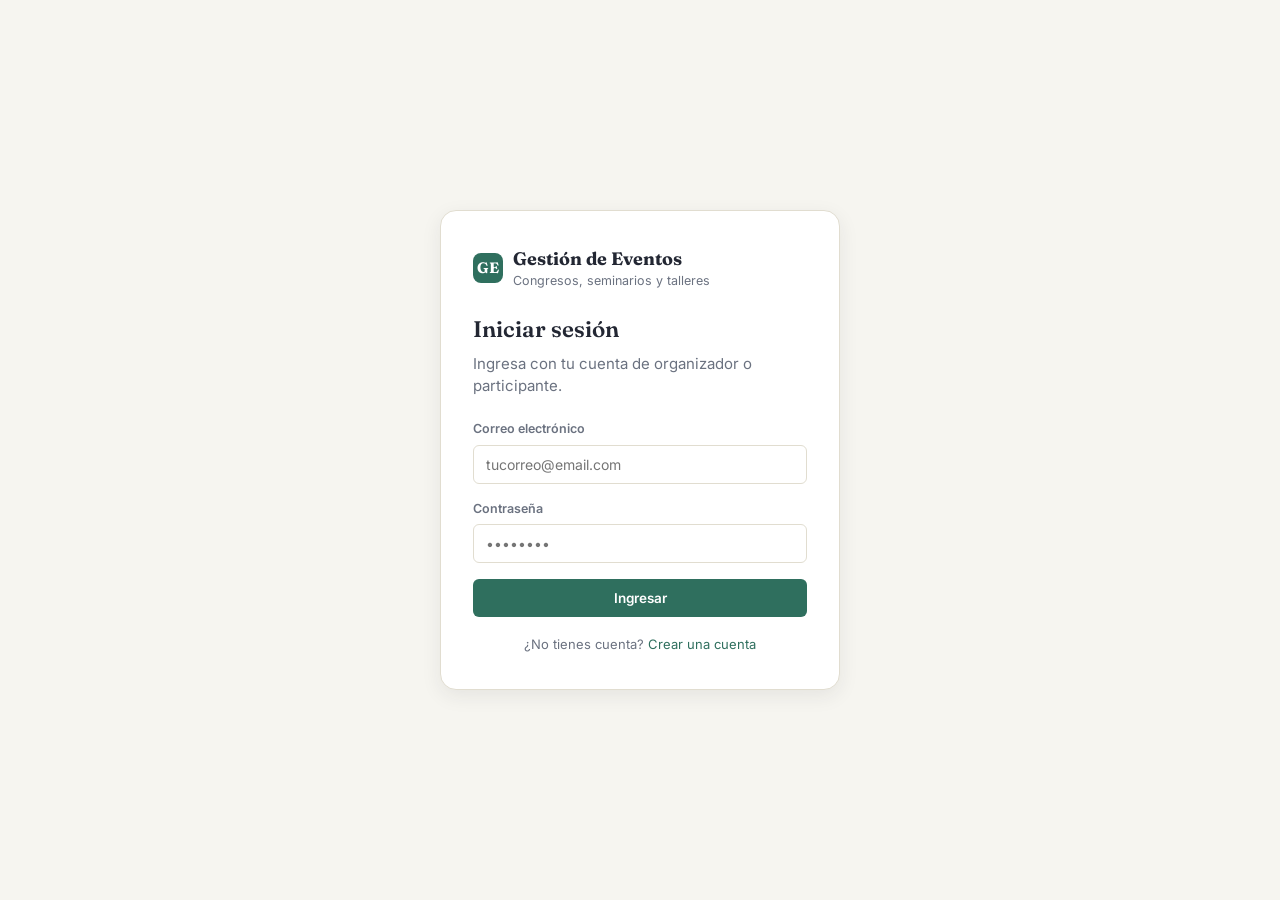
<file: Frontend/login.html>
<!DOCTYPE html>
<html lang="es">
<head>
<meta charset="UTF-8">
<title>Iniciar sesión · Gestión de Eventos</title>
<meta name="viewport" content="width=device-width, initial-scale=1.0">
<link rel="stylesheet" href="css/style.css">
</head>
<body>

<div class="auth-shell">
  <div class="auth-card">
    <div class="auth-brand">
      <span class="brand-mark">GE</span>
      <div>
        <div style="font-family:var(--font-display); font-weight:700; font-size:18px;">Gestión de Eventos</div>
        <div class="hint">Congresos, seminarios y talleres</div>
      </div>
    </div>

    <h2 class="mt-0">Iniciar sesión</h2>
    <p style="margin-bottom:22px;">Ingresa con tu cuenta de organizador o participante.</p>

    <div class="form-error" id="errorLogin"></div>

    <form id="formLogin">
      <div class="field">
        <label for="email">Correo electrónico</label>
        <input type="email" id="email" name="email" placeholder="tucorreo@email.com" required>
      </div>
      <div class="field">
        <label for="password">Contraseña</label>
        <input type="password" id="password" name="password" placeholder="••••••••" required>
      </div>
      <button type="submit" class="btn btn-primary btn-block" id="btnLogin">Ingresar</button>
    </form>

    <div class="auth-footer">
      ¿No tienes cuenta? <a href="registro.html">Crear una cuenta</a>
    </div>
  </div>
</div>

<script src="js/api.js"></script>
<script>
  // Si ya hay sesión guardada, saltar directo a la vista según su rol.
  const sesionExistente = Sesion.obtener();
  if (sesionExistente) {
    window.location.href = sesionExistente.rol === "organizador" ? "dashboard.html" : "participante.html";
  }

  const formLogin = document.getElementById("formLogin");
  const errorBox = document.getElementById("errorLogin");
  const btnLogin = document.getElementById("btnLogin");

  formLogin.addEventListener("submit", async (evento) => {
    evento.preventDefault();
    errorBox.classList.remove("visible");
    btnLogin.disabled = true;
    btnLogin.textContent = "Ingresando…";

    const email = document.getElementById("email").value.trim();
    const password = document.getElementById("password").value;

    try {
      const resultado = await UsuariosAPI.login(email, password);
      if (resultado && resultado.status === "ok") {
        Sesion.guardar(resultado.usuario);
        window.location.href = resultado.usuario.rol === "organizador" ? "dashboard.html" : "participante.html";
      } else {
        throw new Error((resultado && resultado.mensaje) || "Credenciales inválidas");
      }
    } catch (err) {
      errorBox.textContent = err.message || "No se pudo iniciar sesión. Intenta de nuevo.";
      errorBox.classList.add("visible");
    } finally {
      btnLogin.disabled = false;
      btnLogin.textContent = "Ingresar";
    }
  });
</script>
</body>
</html>
</file>
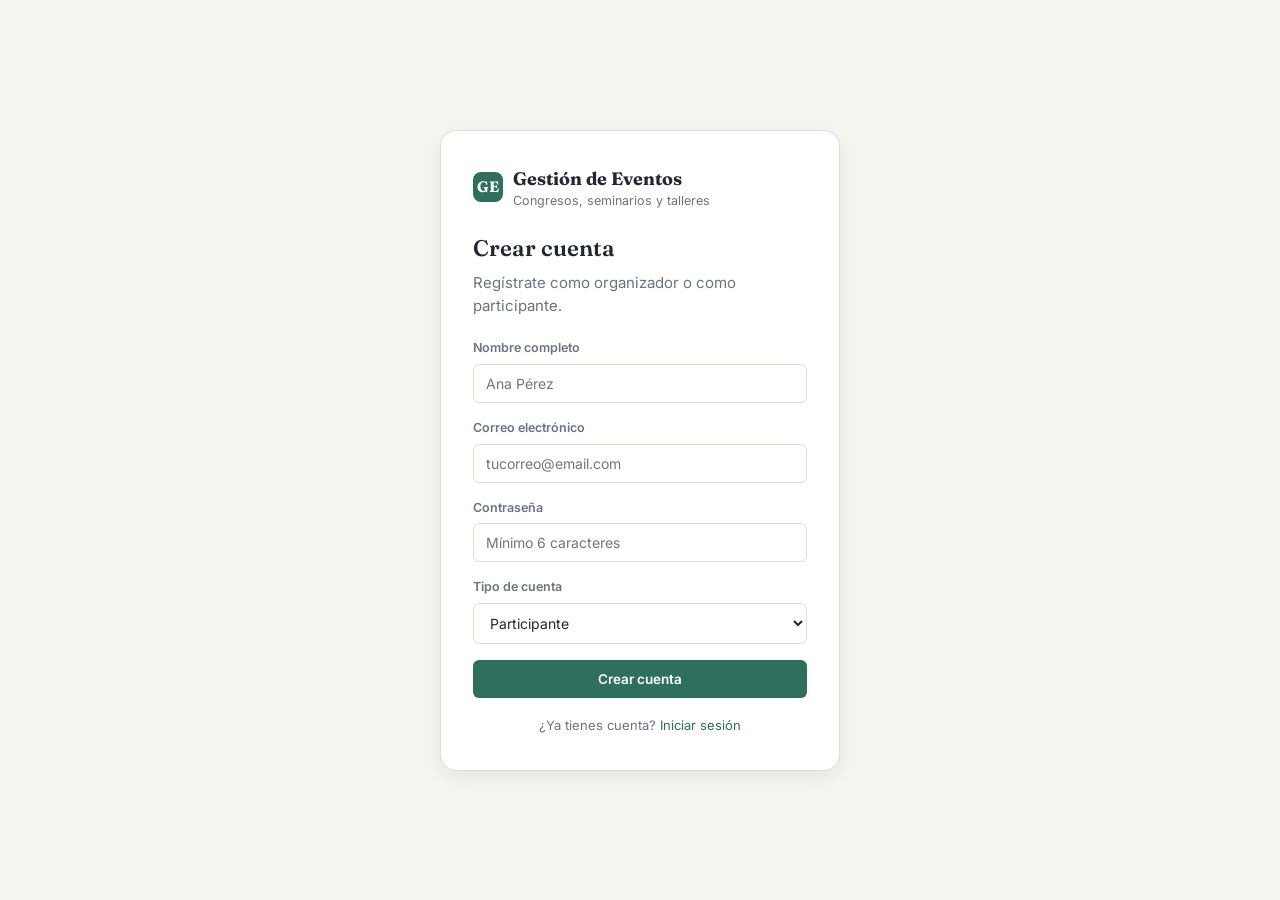
<file: Frontend/registro.html>
<!DOCTYPE html>
<html lang="es">
<head>
<meta charset="UTF-8">
<title>Crear cuenta · Gestión de Eventos</title>
<meta name="viewport" content="width=device-width, initial-scale=1.0">
<link rel="stylesheet" href="css/style.css">
</head>
<body>

<div class="auth-shell">
  <div class="auth-card">
    <div class="auth-brand">
      <span class="brand-mark">GE</span>
      <div>
        <div style="font-family:var(--font-display); font-weight:700; font-size:18px;">Gestión de Eventos</div>
        <div class="hint">Congresos, seminarios y talleres</div>
      </div>
    </div>

    <h2 class="mt-0">Crear cuenta</h2>
    <p style="margin-bottom:22px;">Regístrate como organizador o como participante.</p>

    <div class="form-error" id="errorRegistro"></div>

    <form id="formRegistro">
      <div class="field">
        <label for="nombre">Nombre completo</label>
        <input type="text" id="nombre" name="nombre" placeholder="Ana Pérez" required>
      </div>
      <div class="field">
        <label for="email">Correo electrónico</label>
        <input type="email" id="email" name="email" placeholder="tucorreo@email.com" required>
      </div>
      <div class="field">
        <label for="password">Contraseña</label>
        <input type="password" id="password" name="password" placeholder="Mínimo 6 caracteres" minlength="6" required>
      </div>
      <div class="field">
        <label for="rol">Tipo de cuenta</label>
        <select id="rol" name="rol" required>
          <option value="participante">Participante</option>
          <option value="organizador">Organizador</option>
        </select>
      </div>
      <button type="submit" class="btn btn-primary btn-block" id="btnRegistro">Crear cuenta</button>
    </form>

    <div class="auth-footer">
      ¿Ya tienes cuenta? <a href="login.html">Iniciar sesión</a>
    </div>
  </div>
</div>

<script src="js/api.js"></script>
<script>
  const formRegistro = document.getElementById("formRegistro");
  const errorBox = document.getElementById("errorRegistro");
  const btnRegistro = document.getElementById("btnRegistro");

  formRegistro.addEventListener("submit", async (evento) => {
    evento.preventDefault();
    errorBox.classList.remove("visible");
    btnRegistro.disabled = true;
    btnRegistro.textContent = "Creando cuenta…";

    const nombre = document.getElementById("nombre").value.trim();
    const email = document.getElementById("email").value.trim();
    const password = document.getElementById("password").value;
    const rol = document.getElementById("rol").value;

    try {
      // Conecta con UsuariosAPI.registrar (ver TODO backend en api.js).
      const resultado = await UsuariosAPI.registrar({ nombre, email, password, rol });
      if (resultado && resultado.status === "ok") {
        mostrarToast("Cuenta creada. Ahora puedes iniciar sesión.", "success");
        setTimeout(() => (window.location.href = "login.html"), 1000);
      } else {
        throw new Error((resultado && resultado.mensaje) || "No se pudo crear la cuenta");
      }
    } catch (err) {
      errorBox.textContent = err.message || "No se pudo crear la cuenta. Intenta de nuevo.";
      errorBox.classList.add("visible");
    } finally {
      btnRegistro.disabled = false;
      btnRegistro.textContent = "Crear cuenta";
    }
  });
</script>
</body>
</html>
</file>
<file: Frontend/css/style.css>
@import url('https://fonts.googleapis.com/css2?family=Fraunces:opsz,wght@9..144,500;9..144,600;9..144,700&family=Inter:wght@400;500;600;700&display=swap');

/* -------------------------------------------------------------------------
   Tokens de diseño
   ------------------------------------------------------------------------- */
:root{
  /* color */
  --color-bg: #F6F5F0;
  --color-surface: #FFFFFF;
  --color-surface-alt: #EFECE3;
  --color-border: #E1DDD0;
  --color-text: #232733;
  --color-text-muted: #6B7280;
  --color-primary: #2F6F5E;      /* verde-teal profundo, institucional */
  --color-primary-dark: #1F4E42;
  --color-primary-soft: #E4EEE9;
  --color-accent: #C08A3E;       /* dorado credencial, para acreditación/estados */
  --color-accent-soft: #F5E9D3;
  --color-danger: #B3492D;
  --color-danger-soft: #F5E1D9;

  /* tipografía */
  --font-display: 'Fraunces', Georgia, serif;
  --font-body: 'Inter', system-ui, -apple-system, sans-serif;

  /* geometría */
  --radius-sm: 6px;
  --radius-md: 10px;
  --radius-lg: 16px;
  --shadow-sm: 0 1px 2px rgba(35,39,51,0.06);
  --shadow-md: 0 6px 20px rgba(35,39,51,0.08);

  --content-width: 1120px;
}

*{ box-sizing: border-box; }

html, body{
  margin: 0;
  padding: 0;
  background: var(--color-bg);
  color: var(--color-text);
  font-family: var(--font-body);
  font-size: 15px;
  line-height: 1.5;
  min-height: 100vh;
}

h1, h2, h3, h4{
  font-family: var(--font-display);
  font-weight: 600;
  color: var(--color-text);
  margin: 0 0 6px 0;
}

p{ margin: 0 0 12px 0; color: var(--color-text-muted); }

a{ color: var(--color-primary); text-decoration: none; }
a:hover{ text-decoration: underline; }

/* -------------------------------------------------------------------------
   Menú horizontal superior
   ------------------------------------------------------------------------- */
.navbar{
  width: 100%;
  background: var(--color-surface);
  border-bottom: 1px solid var(--color-border);
  position: sticky;
  top: 0;
  z-index: 40;
}

.navbar-inner{
  max-width: var(--content-width);
  margin: 0 auto;
  padding: 0 28px;
  height: 64px;
  display: flex;
  align-items: center;
  justify-content: space-between;
  gap: 24px;
}

.brand{
  display: flex;
  align-items: center;
  gap: 10px;
  font-family: var(--font-display);
  font-weight: 700;
  font-size: 19px;
  color: var(--color-text);
}

.brand-mark{
  width: 30px;
  height: 30px;
  border-radius: 8px;
  background: var(--color-primary);
  display: inline-flex;
  align-items: center;
  justify-content: center;
  color: #fff;
  font-family: var(--font-display);
  font-size: 15px;
  font-weight: 700;
}

.nav-links{
  display: flex;
  align-items: center;
  gap: 4px;
  flex: 1;
  justify-content: center;
}

.nav-links a{
  font-family: var(--font-body);
  font-size: 13px;
  font-weight: 600;
  letter-spacing: 0.03em;
  text-transform: uppercase;
  color: var(--color-text-muted);
  padding: 8px 14px;
  border-radius: var(--radius-sm);
  transition: background 0.15s ease, color 0.15s ease;
}

.nav-links a:hover{
  background: var(--color-surface-alt);
  color: var(--color-text);
  text-decoration: none;
}

.nav-links a.active{
  background: var(--color-primary-soft);
  color: var(--color-primary-dark);
}

.nav-user{
  display: flex;
  align-items: center;
  gap: 12px;
  font-size: 13px;
  color: var(--color-text-muted);
}

.nav-user #nombreUsuario{
  font-weight: 600;
  color: var(--color-text);
}

.btn-logout{
  border: 1px solid var(--color-border);
  background: transparent;
  color: var(--color-text-muted);
  font-family: var(--font-body);
  font-size: 12px;
  font-weight: 600;
  padding: 7px 12px;
  border-radius: var(--radius-sm);
  cursor: pointer;
}
.btn-logout:hover{ border-color: var(--color-danger); color: var(--color-danger); }

/* -------------------------------------------------------------------------
   Layout general
   ------------------------------------------------------------------------- */
.page{
  max-width: var(--content-width);
  margin: 0 auto;
  padding: 36px 28px 64px 28px;
}

.page-header{
  display: flex;
  align-items: flex-end;
  justify-content: space-between;
  margin-bottom: 24px;
  gap: 16px;
  flex-wrap: wrap;
}

.eyebrow{
  font-size: 12px;
  font-weight: 700;
  letter-spacing: 0.08em;
  text-transform: uppercase;
  color: var(--color-primary);
  margin-bottom: 6px;
}

.grid-2{
  display: grid;
  grid-template-columns: minmax(320px, 420px) 1fr;
  gap: 24px;
  align-items: start;
}

@media (max-width: 900px){
  .grid-2{ grid-template-columns: 1fr; }
  .nav-links{ display: none; }
}

/* -------------------------------------------------------------------------
   Tarjetas / superficies
   ------------------------------------------------------------------------- */
.card{
  background: var(--color-surface);
  border: 1px solid var(--color-border);
  border-radius: var(--radius-lg);
  padding: 24px 28px 24px 24px;
  box-shadow: var(--shadow-sm);
  overflow: hidden;
}

.card + .card{ margin-top: 20px; }

.card-title{
  display: flex;
  align-items: center;
  justify-content: space-between;
  margin-bottom: 16px;
}

.card-title h3{ font-size: 17px; margin: 0; }

/* borde de "credencial" — elemento distintivo para módulos de
   asistencia y acreditación (evoca el talonario de un gafete de evento) */
.card-credential{
  position: relative;
  padding-top: 30px;
}
.card-credential::before{
  content: "";
  position: absolute;
  top: 0; left: 24px; right: 24px;
  height: 14px;
  background-image: radial-gradient(circle, var(--color-bg) 3px, transparent 3.5px);
  background-size: 14px 14px;
  background-position: bottom;
  background-repeat: repeat-x;
  border-bottom: 1px dashed var(--color-border);
}

/* -------------------------------------------------------------------------
   Formularios
   ------------------------------------------------------------------------- */
.field{ margin-bottom: 16px; }

.field label{
  display: block;
  font-size: 12.5px;
  font-weight: 600;
  color: var(--color-text-muted);
  margin-bottom: 6px;
}

.field input,
.field select,
.field textarea{
  width: 100%;
  padding: 10px 12px;
  font-family: var(--font-body);
  font-size: 14px;
  color: var(--color-text);
  background: var(--color-surface);
  border: 1px solid var(--color-border);
  border-radius: var(--radius-sm);
  outline: none;
  transition: border-color 0.15s ease, box-shadow 0.15s ease;
}

.field textarea{ resize: vertical; min-height: 80px; }

.field input:focus,
.field select:focus,
.field textarea:focus{
  border-color: var(--color-primary);
  box-shadow: 0 0 0 3px var(--color-primary-soft);
}

.field-row{ display: grid; grid-template-columns: 1fr 1fr; gap: 14px; }

/* -------------------------------------------------------------------------
   Botones
   ------------------------------------------------------------------------- */
.btn{
  display: inline-flex;
  align-items: center;
  justify-content: center;
  gap: 8px;
  font-family: var(--font-body);
  font-size: 13.5px;
  font-weight: 600;
  padding: 10px 18px;
  border-radius: var(--radius-sm);
  border: 1px solid transparent;
  cursor: pointer;
  transition: transform 0.05s ease, background 0.15s ease, border-color 0.15s ease;
}
.btn:active{ transform: translateY(1px); }

.btn-primary{ background: var(--color-primary); color: #fff; }
.btn-primary:hover{ background: var(--color-primary-dark); }

.btn-outline{ background: transparent; border-color: var(--color-border); color: var(--color-text); }
.btn-outline:hover{ border-color: var(--color-primary); color: var(--color-primary-dark); }

.btn-accent{ background: var(--color-accent); color: #fff; }
.btn-accent:hover{ filter: brightness(0.93); }

.btn-block{ width: 100%; }
.btn-sm{ padding: 6px 12px; font-size: 12.5px; }

.btn[disabled]{ opacity: 0.55; cursor: not-allowed; }

/* -------------------------------------------------------------------------
   Tablas
   ------------------------------------------------------------------------- */
table{
  width: 100%;
  border-collapse: collapse;
  font-size: 13.5px;
}

thead th{
  text-align: left;
  font-size: 11.5px;
  font-weight: 700;
  letter-spacing: 0.04em;
  text-transform: uppercase;
  color: var(--color-text-muted);
  padding: 10px 12px;
  border-bottom: 1px solid var(--color-border);
}

tbody td{
  padding: 12px;
  border-bottom: 1px solid var(--color-border);
  vertical-align: middle;
}

tbody tr:hover{ background: var(--color-surface-alt); }

.table-actions{ display: flex; gap: 6px; }

/* -------------------------------------------------------------------------
   Badges / estados
   ------------------------------------------------------------------------- */
.badge{
  display: inline-flex;
  align-items: center;
  gap: 5px;
  font-size: 11.5px;
  font-weight: 700;
  letter-spacing: 0.02em;
  padding: 4px 10px;
  border-radius: 999px;
}
.badge-success{ background: var(--color-primary-soft); color: var(--color-primary-dark); }
.badge-warning{ background: var(--color-accent-soft); color: #8A5E1F; }
.badge-danger{ background: var(--color-danger-soft); color: var(--color-danger); }

/* -------------------------------------------------------------------------
   Barra de progreso de cupo
   ------------------------------------------------------------------------- */
.cupo-bar{
  width: 100%;
  height: 8px;
  background: var(--color-surface-alt);
  border-radius: 999px;
  overflow: hidden;
}
.cupo-bar-fill{
  height: 100%;
  background: var(--color-primary);
  border-radius: 999px;
  transition: width 0.4s ease;
}
.cupo-bar-fill.alto{ background: var(--color-accent); }
.cupo-bar-fill.lleno{ background: var(--color-danger); }

/* -------------------------------------------------------------------------
   Modales (usados por "módulos" de asistencia y acreditación)
   ------------------------------------------------------------------------- */
.modal-overlay{
  position: fixed;
  inset: 0;
  background: rgba(35, 39, 51, 0.45);
  display: none;
  align-items: center;
  justify-content: center;
  z-index: 100;
  padding: 20px;
}
.modal-overlay.abierto{ display: flex; }

.modal{
  width: 100%;
  max-width: 460px;
  background: var(--color-surface);
  border-radius: var(--radius-lg);
  box-shadow: var(--shadow-md);
  max-height: 88vh;
  overflow-y: auto;
}

.modal-header{
  display: flex;
  align-items: flex-start;
  justify-content: space-between;
  padding: 20px 24px 0 24px;
}

.modal-close{
  border: none;
  background: transparent;
  font-size: 20px;
  line-height: 1;
  color: var(--color-text-muted);
  cursor: pointer;
  padding: 4px;
}
.modal-close:hover{ color: var(--color-text); }

.modal-body{ padding: 16px 24px 24px 24px; }

.modal-footer{
  display: flex;
  justify-content: flex-end;
  gap: 10px;
  padding: 0 24px 24px 24px;
}

/* -------------------------------------------------------------------------
   Utilidades
   ------------------------------------------------------------------------- */
.hint{ font-size: 12.5px; color: var(--color-text-muted); }
.mt-0{ margin-top: 0; }
.mb-0{ margin-bottom: 0; }
.text-center{ text-align: center; }
.empty-state{
  text-align: center;
  padding: 40px 20px;
  color: var(--color-text-muted);
}

.toast{
  position: fixed;
  bottom: 24px;
  right: 24px;
  background: var(--color-text);
  color: #fff;
  padding: 12px 18px;
  border-radius: var(--radius-sm);
  font-size: 13.5px;
  box-shadow: var(--shadow-md);
  opacity: 0;
  transform: translateY(8px);
  transition: opacity 0.2s ease, transform 0.2s ease;
  pointer-events: none;
  z-index: 200;
}
.toast.visible{ opacity: 1; transform: translateY(0); }
.toast.error{ background: var(--color-danger); }
.toast.success{ background: var(--color-primary-dark); }

/* -------------------------------------------------------------------------
   Pantallas de autenticación (login / registro)
   ------------------------------------------------------------------------- */
.auth-shell{
  min-height: 100vh;
  display: flex;
  align-items: center;
  justify-content: center;
  padding: 24px;
}

.auth-card{
  width: 100%;
  max-width: 400px;
  background: var(--color-surface);
  border: 1px solid var(--color-border);
  border-radius: var(--radius-lg);
  box-shadow: var(--shadow-md);
  padding: 34px 32px;
}

.auth-brand{
  display: flex;
  align-items: center;
  gap: 10px;
  margin-bottom: 22px;
}

.auth-footer{
  margin-top: 18px;
  text-align: center;
  font-size: 13px;
  color: var(--color-text-muted);
}

.form-error{
  background: var(--color-danger-soft);
  color: var(--color-danger);
  font-size: 13px;
  padding: 10px 12px;
  border-radius: var(--radius-sm);
  margin-bottom: 16px;
  display: none;
}
.form-error.visible{ display: block; }
/* Estados de asistencia en la lista de inscritos */
#tablaInscritos tr.fila-asistio,
#tablaInscritos tr.fila-asistio:hover{ background: var(--color-primary-soft); }
#tablaInscritos tr.fila-no-asistio,
#tablaInscritos tr.fila-no-asistio:hover{ background: var(--color-danger-soft); }

.field-row{
  display: grid;
  grid-template-columns: minmax(110px, 1fr) minmax(160px, 1.4fr);
  gap: 14px;
}
.field-row .field{ min-width: 0; }
.field input[type="number"]{
  width: 100%;
  color: var(--color-text);
  background: var(--color-surface);
}
@media (max-width: 480px){
  .field-row{ grid-template-columns: 1fr; }
}

.codigo-tag{
  display: inline-block;
  font-family: var(--font-body);
  font-size: 11.5px;
  font-weight: 700;
  letter-spacing: 0.02em;
  padding: 2px 8px;
  border-radius: 999px;
  background: var(--color-primary-soft);
  color: var(--color-primary-dark);
}

.acreditacion-visual{
  position: relative;
  border: 2px solid var(--color-primary);
  border-radius: var(--radius-lg);
  padding: 30px 24px;
  background: linear-gradient(180deg, var(--color-surface) 0%, var(--color-primary-soft) 140%);
  text-align: center;
  overflow: hidden;
}
.acreditacion-visual::before{
  content: "";
  position: absolute;
  inset: 8px;
  border: 1px dashed var(--color-accent);
  border-radius: calc(var(--radius-lg) - 4px);
  pointer-events: none;
}
.acreditacion-sello{
  display: inline-flex;
  align-items: center;
  gap: 6px;
  background: var(--color-accent-soft);
  color: #8A5E1F;
  font-size: 11.5px;
  font-weight: 700;
  letter-spacing: 0.04em;
  text-transform: uppercase;
  padding: 5px 12px;
  border-radius: 999px;
  margin-bottom: 18px;
}
.acreditacion-titulo{
  font-family: var(--font-display);
  font-size: 12.5px;
  font-weight: 600;
  letter-spacing: 0.08em;
  text-transform: uppercase;
  color: var(--color-primary);
  margin-bottom: 6px;
}
.acreditacion-nombre{
  font-family: var(--font-display);
  font-size: 24px;
  font-weight: 700;
  color: var(--color-text);
  margin-bottom: 4px;
}
.acreditacion-codigo-participante{
  font-size: 12.5px;
  color: var(--color-text-muted);
  margin-bottom: 20px;
}
.acreditacion-evento{
  font-size: 16px;
  font-weight: 600;
  color: var(--color-primary-dark);
  margin-bottom: 4px;
}
.acreditacion-fecha-evento{
  font-size: 12.5px;
  color: var(--color-text-muted);
  margin-bottom: 22px;
}
.acreditacion-divisor{
  border: none;
  border-top: 1px dashed var(--color-border);
  margin: 0 0 18px 0;
}
.acreditacion-codigo-unico{
  font-family: var(--font-body);
  font-size: 15px;
  font-weight: 700;
  letter-spacing: 0.03em;
  color: var(--color-text);
  background: var(--color-surface-alt);
  padding: 8px 16px;
  border-radius: var(--radius-sm);
  display: inline-block;
  margin-bottom: 10px;
}
.acreditacion-emision{
  font-size: 11.5px;
  color: var(--color-text-muted);
}

/* Fix: evita que las tablas desborden el card en pantallas angostas */
.card table {
  table-layout: auto;
}

.card{ overflow-x: hidden; }

table td, table th{
  overflow-wrap: normal;
  word-break: normal;
  hyphens: none;
}

/* Columna de botones/acciones no se estira más de lo necesario */
table td:last-child{
  white-space: normal;
}

table .btn{
  white-space: normal;
  text-align: center;
  max-width: 100%;
  line-height: 1.3;
}

@media (max-width: 480px){
  table thead{ display: none; }

  table, table tbody, table tr, table td{
    display: block;
    width: 100%;
  }

  table tr{
    border-bottom: 1px solid var(--color-border);
    padding: 10px 0;
  }

  table td{
    border-bottom: none;
    padding: 4px 0;
  }

  table td:before{
    content: attr(data-label);
    display: block;
    font-size: 11px;
    font-weight: 700;
    color: var(--color-text-muted);
    text-transform: uppercase;
    margin-bottom: 2px;
  }
}

#tablaEventos td:nth-child(1){ width: 40%; }
#tablaEventos td:nth-child(2){ width: 22%; }
#tablaEventos td:nth-child(3){ width: 20%; }
#tablaEventos td:last-child{
  width: 1%;
  white-space: nowrap;
  text-align: right;
  padding-left: 10px;
}

#tablaEventos .btn-inscribirme{
  width: 100%;
}
</file>
